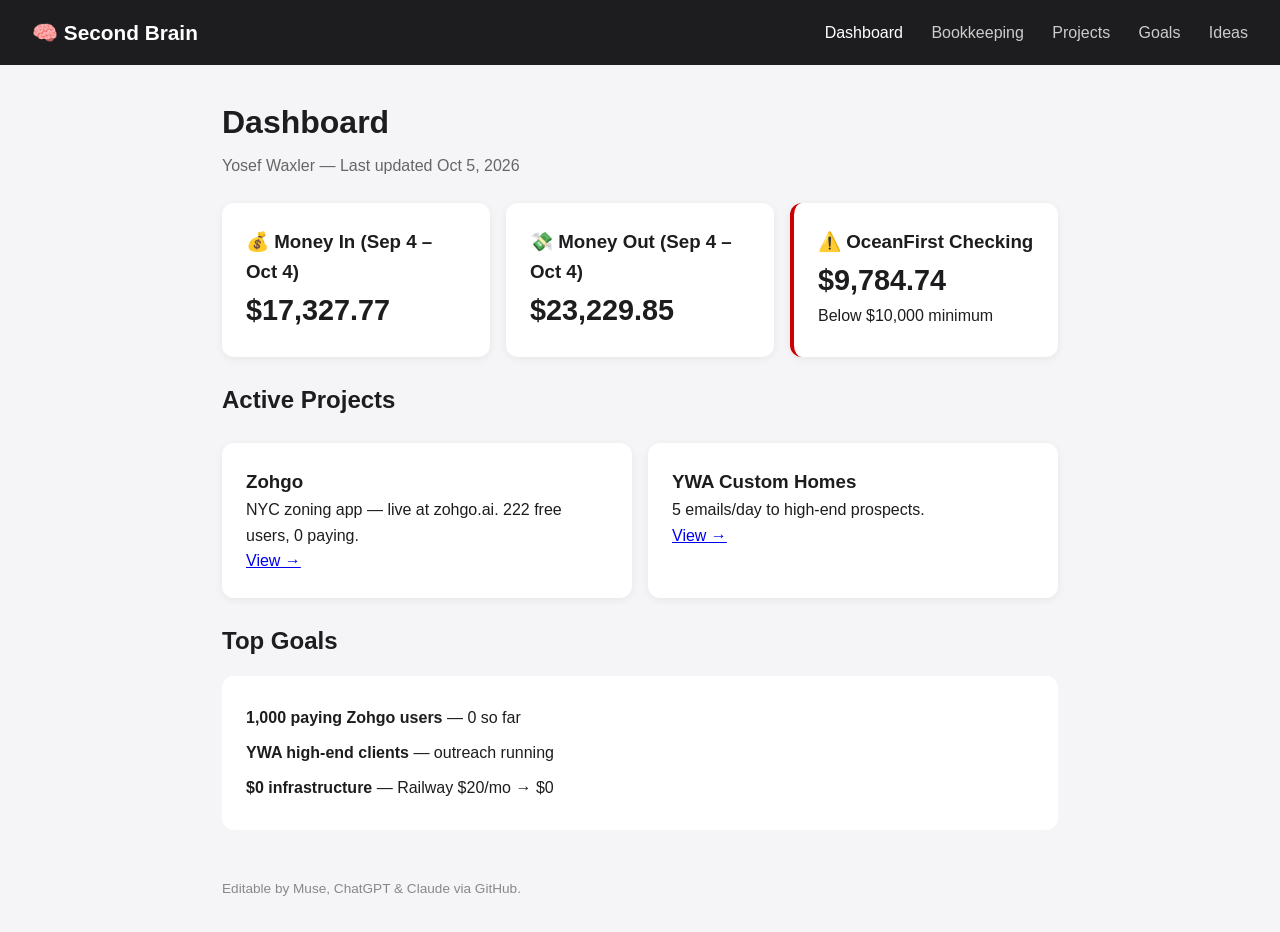
<file: index.html>
<!DOCTYPE html>
<html lang="en">
<head>
<meta charset="UTF-8">
<meta name="viewport" content="width=device-width, initial-scale=1.0">
<title>Second Brain Dashboard</title>
<link rel="stylesheet" href="styles.css">
</head>
<body>
<nav>
<div class="nav-brand">🧠 Second Brain</div>
<div class="nav-links">
<a href="index.html" class="active">Dashboard</a>
<a href="bookkeeping.html">Bookkeeping</a>
<a href="projects.html">Projects</a>
<a href="goals.html">Goals</a>
<a href="ideas.html">Ideas</a>
</div>
</nav>
<main>
<h1>Dashboard</h1>
<p class="subtitle">Yosef Waxler — Last updated Oct 5, 2026</p>
<div class="cards">
<div class="card"><h3>💰 Money In (Sep 4 – Oct 4)</h3><p class="big">$17,327.77</p></div>
<div class="card"><h3>💸 Money Out (Sep 4 – Oct 4)</h3><p class="big">$23,229.85</p></div>
<div class="card alert"><h3>⚠️ OceanFirst Checking</h3><p class="big">$9,784.74</p><p class="note">Below $10,000 minimum</p></div>
</div>
<h2>Active Projects</h2>
<div class="cards">
<div class="card"><h3>Zohgo</h3><p>NYC zoning app — live at zohgo.ai. 222 free users, 0 paying.</p><a href="projects.html">View →</a></div>
<div class="card"><h3>YWA Custom Homes</h3><p>5 emails/day to high-end prospects.</p><a href="projects.html">View →</a></div>
</div>
<h2>Top Goals</h2>
<ul class="list">
<li><strong>1,000 paying Zohgo users</strong> — 0 so far</li>
<li><strong>YWA high-end clients</strong> — outreach running</li>
<li><strong>$0 infrastructure</strong> — Railway $20/mo → $0</li>
</ul>
<p class="footer-note">Editable by Muse, ChatGPT & Claude via GitHub.</p>
</main>
</body>
</html>
</file>
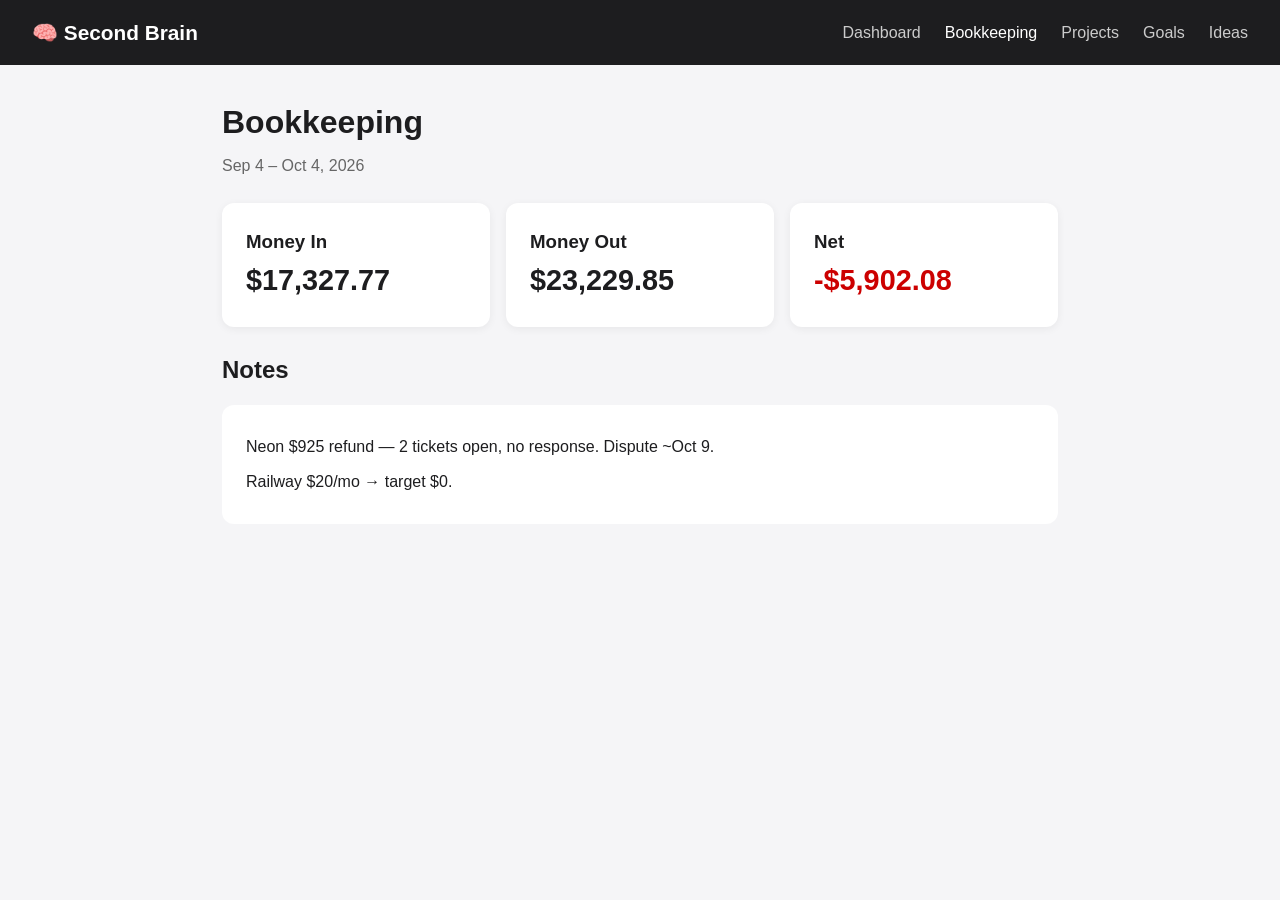
<file: bookkeeping.html>
<!DOCTYPE html>
<html lang="en">
<head><meta charset="UTF-8"><meta name="viewport" content="width=device-width, initial-scale=1.0"><title>Bookkeeping — Second Brain</title><link rel="stylesheet" href="styles.css"></head>
<body>
<nav><div class="nav-brand">🧠 Second Brain</div><div class="nav-links"><a href="index.html">Dashboard</a><a href="bookkeeping.html" class="active">Bookkeeping</a><a href="projects.html">Projects</a><a href="goals.html">Goals</a><a href="ideas.html">Ideas</a></div></nav>
<main><h1>Bookkeeping</h1><p class="subtitle">Sep 4 – Oct 4, 2026</p>
<div class="cards"><div class="card"><h3>Money In</h3><p class="big">$17,327.77</p></div><div class="card"><h3>Money Out</h3><p class="big">$23,229.85</p></div><div class="card"><h3>Net</h3><p class="big negative">-$5,902.08</p></div></div>
<h2>Notes</h2><ul class="list"><li>Neon $925 refund — 2 tickets open, no response. Dispute ~Oct 9.</li><li>Railway $20/mo → target $0.</li></ul>
</main></body></html>
</file>
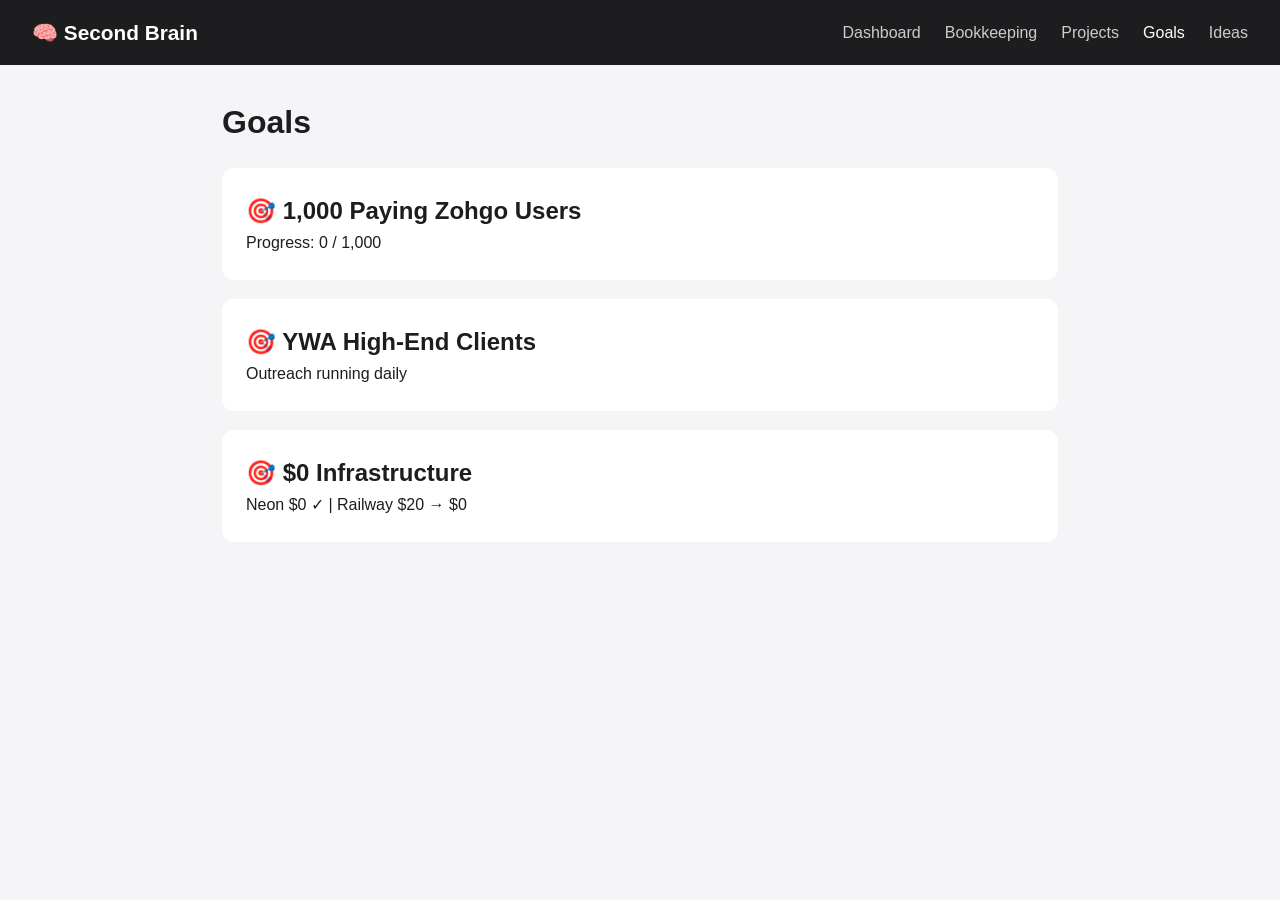
<file: goals.html>
<!DOCTYPE html>
<html lang="en">
<head><meta charset="UTF-8"><meta name="viewport" content="width=device-width, initial-scale=1.0"><title>Goals — Second Brain</title><link rel="stylesheet" href="styles.css"></head>
<body>
<nav><div class="nav-brand">🧠 Second Brain</div><div class="nav-links"><a href="index.html">Dashboard</a><a href="bookkeeping.html">Bookkeeping</a><a href="projects.html">Projects</a><a href="goals.html" class="active">Goals</a><a href="ideas.html">Ideas</a></div></nav>
<main><h1>Goals</h1>
<div class="project"><h2>🎯 1,000 Paying Zohgo Users</h2><p>Progress: 0 / 1,000</p></div>
<div class="project"><h2>🎯 YWA High-End Clients</h2><p>Outreach running daily</p></div>
<div class="project"><h2>🎯 $0 Infrastructure</h2><p>Neon $0 ✓ | Railway $20 → $0</p></div>
</main></body></html>
</file>
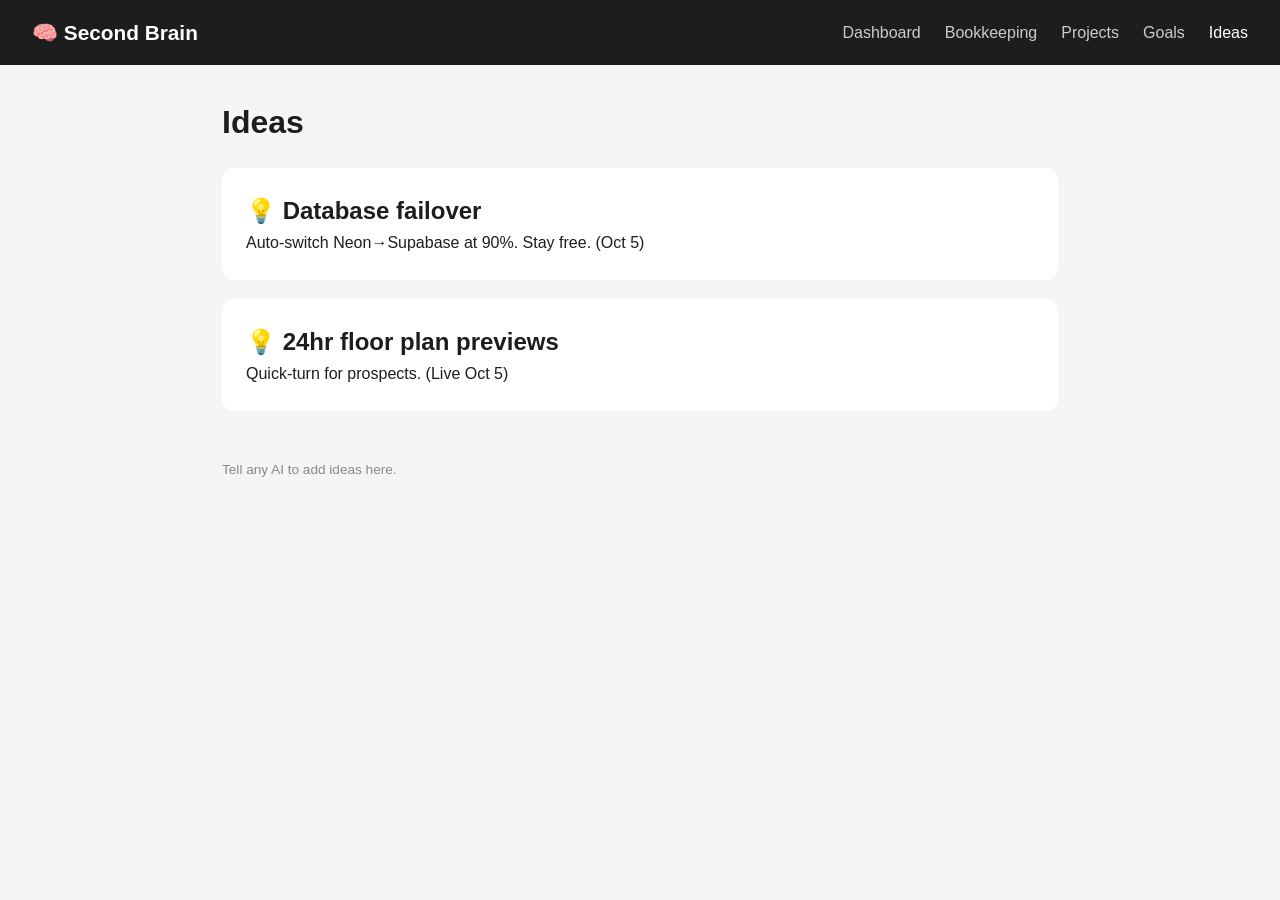
<file: ideas.html>
<!DOCTYPE html>
<html lang="en">
<head><meta charset="UTF-8"><meta name="viewport" content="width=device-width, initial-scale=1.0"><title>Ideas — Second Brain</title><link rel="stylesheet" href="styles.css"></head>
<body>
<nav><div class="nav-brand">🧠 Second Brain</div><div class="nav-links"><a href="index.html">Dashboard</a><a href="bookkeeping.html">Bookkeeping</a><a href="projects.html">Projects</a><a href="goals.html">Goals</a><a href="ideas.html" class="active">Ideas</a></div></nav>
<main><h1>Ideas</h1>
<div class="project"><h2>💡 Database failover</h2><p>Auto-switch Neon→Supabase at 90%. Stay free. (Oct 5)</p></div>
<div class="project"><h2>💡 24hr floor plan previews</h2><p>Quick-turn for prospects. (Live Oct 5)</p></div>
<p class="footer-note">Tell any AI to add ideas here.</p>
</main></body></html>
</file>
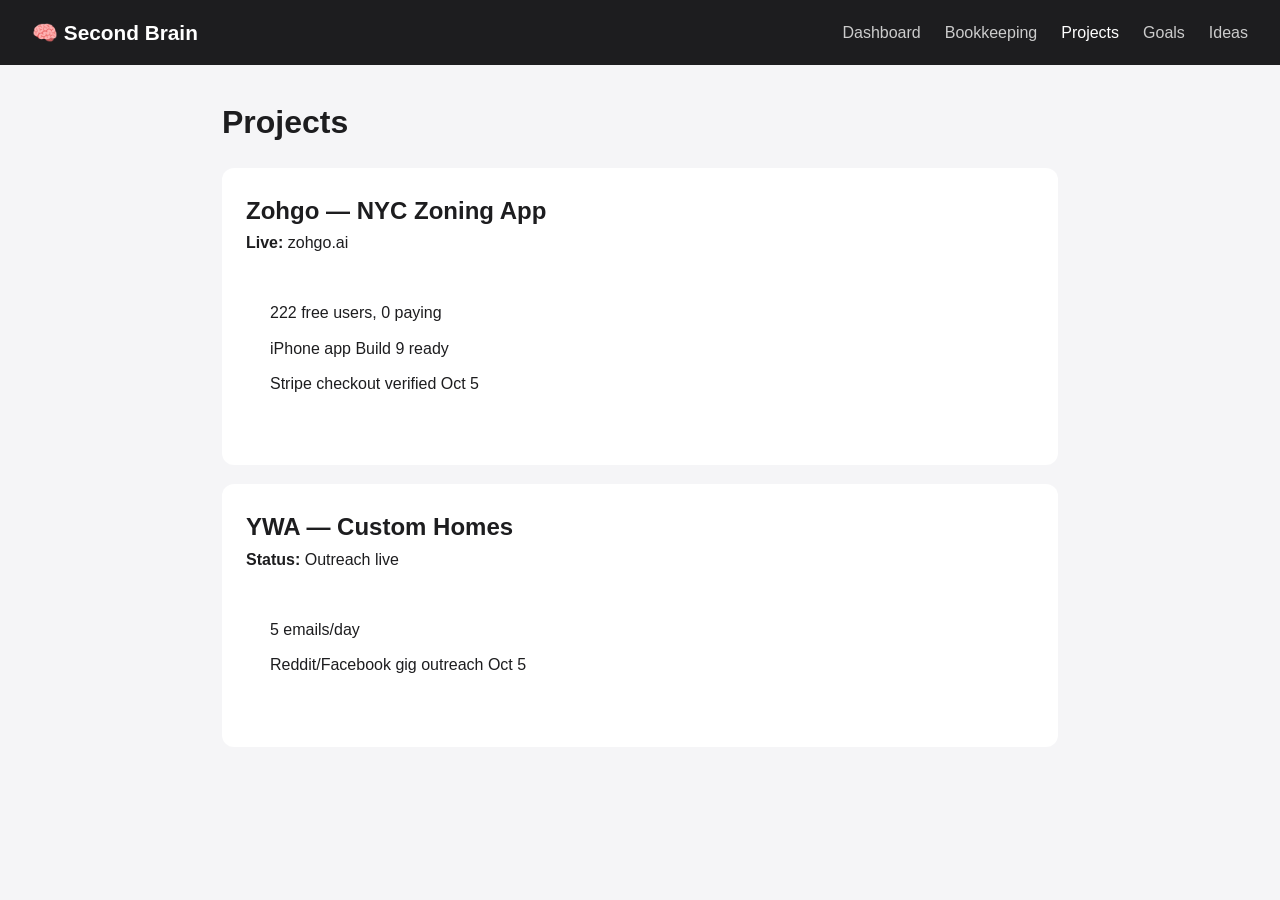
<file: projects.html>
<!DOCTYPE html>
<html lang="en">
<head><meta charset="UTF-8"><meta name="viewport" content="width=device-width, initial-scale=1.0"><title>Projects — Second Brain</title><link rel="stylesheet" href="styles.css"></head>
<body>
<nav><div class="nav-brand">🧠 Second Brain</div><div class="nav-links"><a href="index.html">Dashboard</a><a href="bookkeeping.html">Bookkeeping</a><a href="projects.html" class="active">Projects</a><a href="goals.html">Goals</a><a href="ideas.html">Ideas</a></div></nav>
<main><h1>Projects</h1>
<div class="project"><h2>Zohgo — NYC Zoning App</h2><p><strong>Live:</strong> zohgo.ai</p><ul class="list"><li>222 free users, 0 paying</li><li>iPhone app Build 9 ready</li><li>Stripe checkout verified Oct 5</li></ul></div>
<div class="project"><h2>YWA — Custom Homes</h2><p><strong>Status:</strong> Outreach live</p><ul class="list"><li>5 emails/day</li><li>Reddit/Facebook gig outreach Oct 5</li></ul></div>
</main></body></html>
</file>
<file: styles.css>
* { box-sizing: border-box; margin: 0; padding: 0; }
body { font-family: -apple-system, sans-serif; background: #f5f5f7; color: #1d1d1f; line-height: 1.6; }
nav { background: #1d1d1f; color: white; padding: 1rem 2rem; display: flex; justify-content: space-between; align-items: center; }
.nav-brand { font-size: 1.3rem; font-weight: 700; }
.nav-links a { color: #ccc; text-decoration: none; margin-left: 1.5rem; }
.nav-links a.active, .nav-links a:hover { color: white; }
main { max-width: 900px; margin: 0 auto; padding: 2rem; }
h1 { font-size: 2rem; margin-bottom: 0.3rem; }
.subtitle { color: #666; margin-bottom: 1.5rem; }
.cards { display: grid; grid-template-columns: repeat(auto-fit, minmax(220px, 1fr)); gap: 1rem; margin: 1.5rem 0; }
.card { background: white; border-radius: 12px; padding: 1.5rem; box-shadow: 0 2px 8px rgba(0,0,0,0.06); }
.card .big { font-size: 1.8rem; font-weight: 700; }
.card .big.negative { color: #c00; }
.card.alert { border-left: 4px solid #c00; }
.list { background: white; border-radius: 12px; padding: 1.2rem 1.5rem; margin: 1rem 0; }
.list li { margin: 0.6rem 0; list-style: none; }
.project { background: white; border-radius: 12px; padding: 1.5rem; margin: 1.2rem 0; }
.footer-note { margin-top: 3rem; color: #888; font-size: 0.85rem; }
</file>
